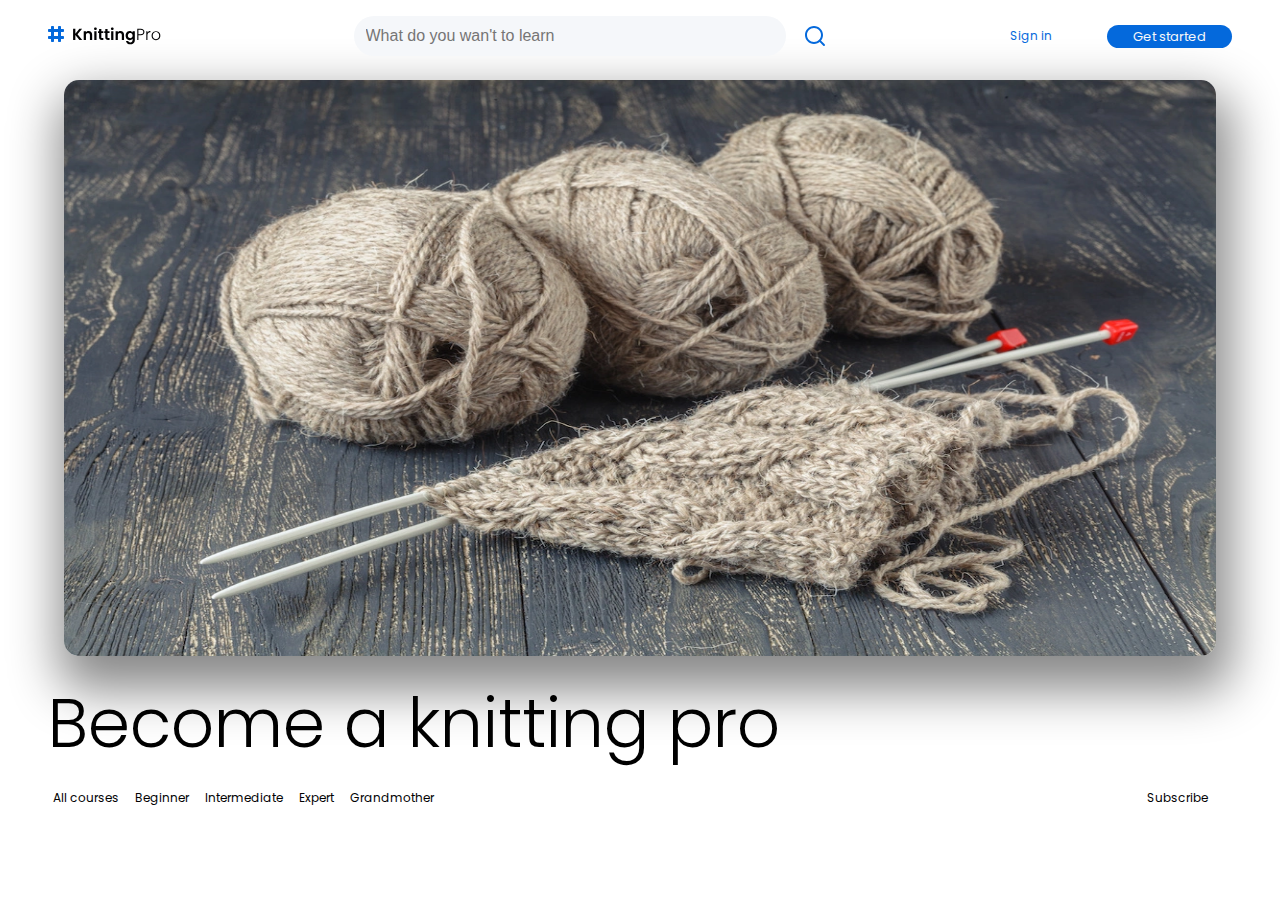
<file: index.html>
<!DOCTYPE html>
<html lang="en">

<head>
  <meta charset="UTF-8">
  <meta name="viewport" content="width=device-width, initial-scale=1.0">
  <title>CSS Demystified | Challenge #3</title>
  <link rel="preconnect" href="https://fonts.googleapis.com">
  <link rel="preconnect" href="https://fonts.gstatic.com" crossorigin>
  <link href="https://fonts.googleapis.com/css2?family=Poppins:wght@300;400;500;700&display=swap" rel="stylesheet">
  <link rel="stylesheet" href="challenge-5.css">

  <script src="navigation.js" defer></script>
</head>

<body>
    <div class="container">
      <div class="top-nav">
        <a href="index.html"><img class="logo-large" src="assets/logo-large.svg" alt="">
                             <img class="logo-small" src="assets/logo-small.svg" alt="">
        </a>
        <form class="search-form">
          <input type="text" id="search" name="search" placeholder="What do you wan't to learn">
        </form>
        
        <img class="search-glass" src="assets/search.svg" alt="search">
        <a class="sign-in" href="#">Sign in</a>
        <a href="courses.html" class="top-button">Get started</a>
      </div>
      <img class="yarn" src="assets/yarn.png" alt="yarn knitting">
      <h1 class="heading-1">Become a knitting pro</h1>
    </div>
    <nav class="bottom-nav">
        <div class="bottom-left-nav">
          <a href="courses.html">All courses</a>
          <a href="#">Beginner</a>
          <a href="#">Intermediate</a>
          <a href="#">Expert</a>
          <a href="#">Grandmother</a>
        </div>
        <a href="#" class="bottom-nav-btn">Subscribe</a>
      </nav>
</body>
</html>
</file>
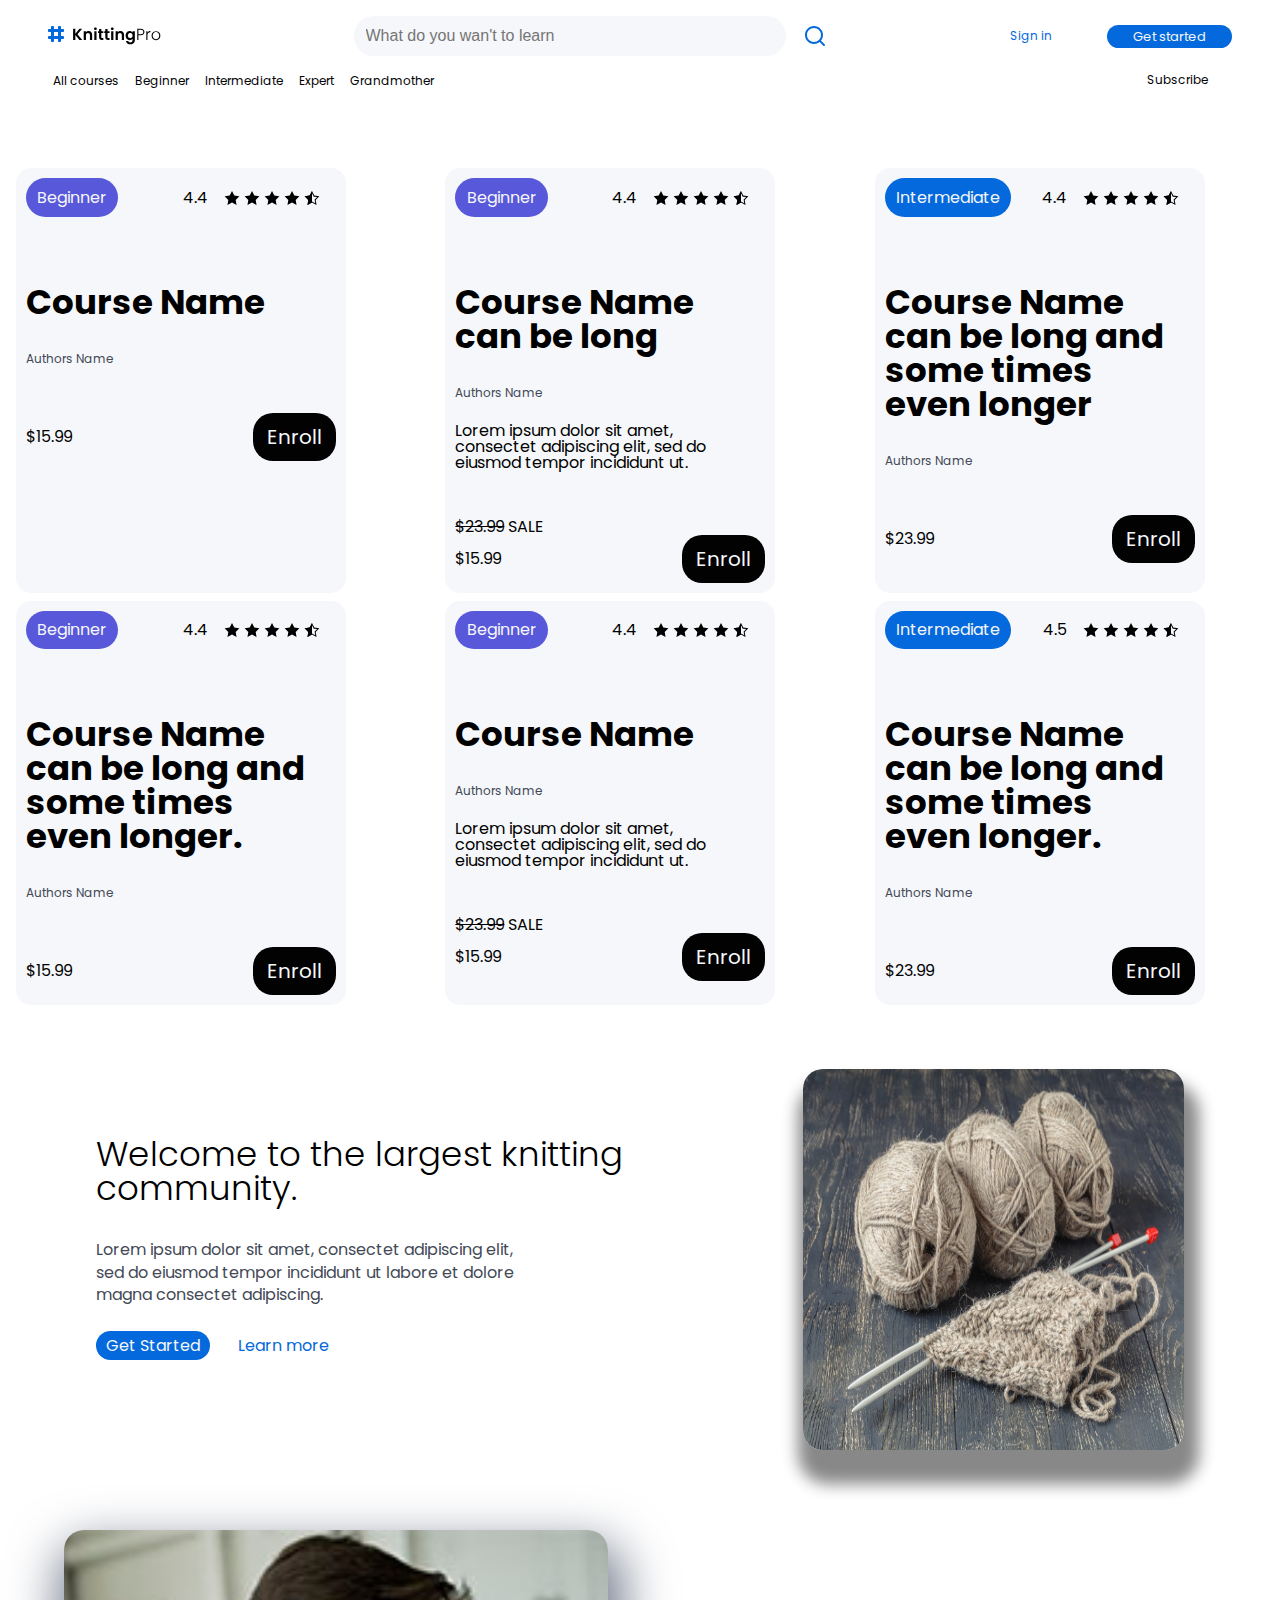
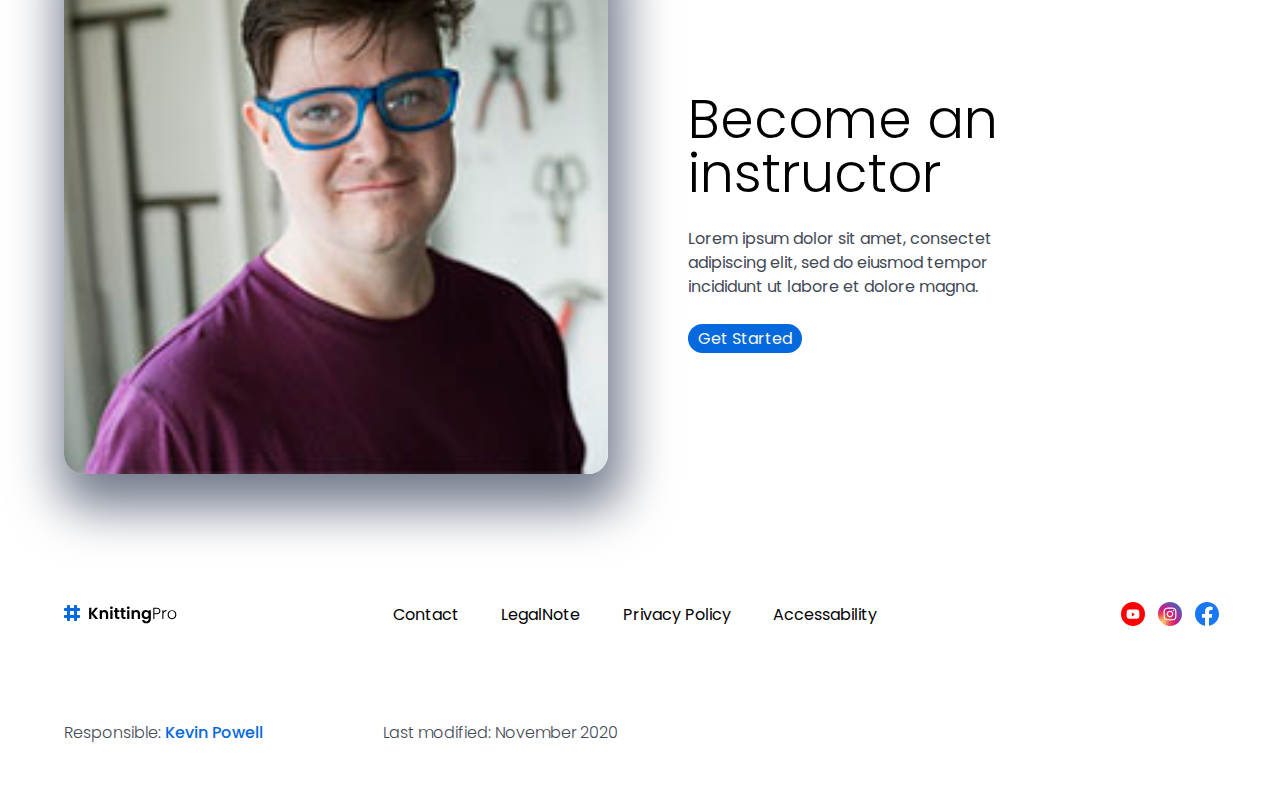
<file: courses.html>
<!DOCTYPE html>
<html lang="en">

<head>
  <meta charset="UTF-8">
  <meta name="viewport" content="width=device-width, initial-scale=1.0">
  <title>CSS Demystified | Challenge #3</title>
  <link rel="preconnect" href="https://fonts.googleapis.com">
  <link rel="preconnect" href="https://fonts.gstatic.com" crossorigin>
  <link href="https://fonts.googleapis.com/css2?family=Poppins:wght@300;400;500;700&display=swap" rel="stylesheet">
  <link rel="stylesheet" href="challenge-5.css">

  <script src="navigation.js" defer></script>
</head>

<body>
    <div class="container">
        <div class="top-nav">
            <a href="index.html"><img class="logo-large" src="assets/logo-large.svg" alt="">
                                 <img class="logo-small" src="assets/logo-small.svg" alt="">
            </a>
            <form class="search-form">
              <input type="text" id="search" name="search" placeholder="What do you wan't to learn">
            </form>
            
            <img class="search-glass" src="assets/search.svg" alt="search">
            <a class="sign-in" href="#">Sign in</a>
            <a href="courses.html" class="top-button">Get started</a>
        </div>    
        <div class="bottom-nav">
            <div> 
              <ul class="bottom-left-nav">
                <li><a href="#">All courses</a></li>
                <li><a href="#">Beginner</a></li>
                <li><a href="#">Intermediate</a></li>
                <li><a href="#">Expert</a></li>
                <li><a href="#">Grandmother</a></li>
              </ul>
            </div>
            <a href="#" class="bottom-nav-btn">Subscribe</a>
          </div>
          <div class="cards">
            <div class="card">
                <div class="course-top-nav">
                    <a href="#" class="beginner">Beginner</a>
                    <div class="top-nav-right">
                        <p>4.4</p>
                        <img src="assets/stars.svg" alt="stars">
                    </div>
                </div>
                <h1>Course Name</h1>
                <p class="author-name">Authors Name</p>
                <p class="description"></p>
                <p class="sale"></p>
                <div class="course-bottom-nav">
                    <p class="price">$15.99</p>
                    <a href="" class="enroll">Enroll</a>
                </div>
            </div>
            <div class="card">
                <div class="course-top-nav">
                    <a href="#" class="beginner">Beginner</a>
                    <div class="top-nav-right">
                        <p>4.4</p>
                        <img src="assets/stars.svg" alt="stars">
                    </div>
                </div>
                <h1>Course Name can be long</h1>
                <p class="author-name">Authors Name</p>
                <p class="description">Lorem ipsum dolor sit amet, consectet 
                    adipiscing elit, sed do eiusmod tempor incididunt ut.</p>
                <p class="sale"><span>$23.99</span> SALE</p>
                <div class="course-bottom-nav">
                    <p class="price">$15.99</p>
                    <a href="" class="enroll">Enroll</a>
                </div>
            </div>
            <div class="card">
                <div class="course-top-nav">
                    <a href="#" class="intermediate">Intermediate</a>
                    <div class="top-nav-right">
                        <p>4.4</p>
                        <img src="assets/stars.svg" alt="stars">
                    </div>
                </div>
                <h1>Course Name can be long and some times even longer</h1>
                <p class="author-name">Authors Name</p>
                <p class="description"></p>
                <p class="sale"></p>
                <div class="course-bottom-nav">
                    <p class="price">$23.99</p>
                    <a href="" class="enroll">Enroll</a>
                </div>
            </div>
            <div class="card">
                <div class="course-top-nav">
                    <a href="#" class="beginner">Beginner</a>
                    <div class="top-nav-right">
                        <p>4.4</p>
                        <img src="assets/stars.svg" alt="stars">
                    </div>
                </div>
                <h1>Course Name can be long and some times even longer.</h1>
                <p class="author-name">Authors Name</p>
                <p class="description"></p>
                <p class="sale"></p>
                <div class="course-bottom-nav">
                    <p class="price">$15.99</p>
                    <a href="" class="enroll">Enroll</a>
                </div>
            </div>
            <div class="card">
                <div class="course-top-nav">
                    <a href="#" class="beginner">Beginner</a>
                    <div class="top-nav-right">
                        <p>4.4</p>
                        <img src="assets/stars.svg" alt="stars">
                    </div>
                </div>
                <h1>Course Name</h1>
                <p class="author-name">Authors Name</p>
                <p class="description">Lorem ipsum dolor sit amet, consectet 
                    adipiscing elit, sed do eiusmod tempor incididunt ut.</p>
                <p class="sale"><span>$23.99</span> SALE</p>
                <div class="course-bottom-nav">
                    <p class="price">$15.99</p>
                    <a href="" class="enroll">Enroll</a>
                </div>
            </div>
            <div class="card">
                <div class="course-top-nav">
                    <a href="#" class="intermediate">Intermediate</a>
                    <div class="top-nav-right">
                        <p>4.5</p>
                        <img src="assets/stars.svg" alt="stars">
                    </div>
                </div>
                <h1>Course Name can be long and some times even longer.</h1>
                <p class="author-name">Authors Name</p>
                <p class="description"></p>
                <p class="sale"></p>
                <div class="course-bottom-nav">
                    <p class="price">$23.99</p>
                    <a href="" class="enroll">Enroll</a>
                </div>
            </div>
          </div>
          <div class="welcome">
            <div class="content">
                <h1 class="welcome-heading">Welcome to the largest knitting 
                    community.</h1>
                <p class="welcome-text">Lorem ipsum dolor sit amet, consectet  
                    adipiscing elit, sed do eiusmod tempor incididunt ut 
                    labore et dolore magna consectet  adipiscing.</p>
                <div class="welcome-buttons">
                    <a href="#" class="welcome-button">Get Started</a>
                    <a href="#" class="welcome-link">Learn more</a>
                </div>
            </div>
            <img src="assets/yarn.png" alt="yarn" class="welcome-image">
          </div>
          <div class="instructor">
            <img src="assets/profile-pic.png" alt="profile picture">
            <div class="instructor-card">
                <h1 class="instructor-heading">Become an instructor</h1>
                <p class="instructor-text">Lorem ipsum dolor sit amet, consectet  
                    adipiscing elit, sed do eiusmod tempor incididunt ut labore et 
                    dolore magna.</p>
                <a href="#" class="welcome-button">Get Started</a>
            </div>
          </div>
          <div class="end-nav">
            <a href="index.html"><img class="logo-lrg" src="assets/logo-large.svg" alt="">
                                 <img class="logo-sml" src="assets/logo-small.svg" alt="">
            </a>
            <div class="business-links">
                <a href="#">Contact</a>    
                <a href="#">LegalNote</a>    
                <a href="#">Privacy Policy</a>    
                <a href="#">Accessability</a>    
            </div>
            <div class="socials">
                <a href="#"><img src="assets/Youtube.svg" alt="youtube"></a>
                <a href="#"><img src="assets/Instagram.svg" alt="instagram"</a>
                <a href=""><img src="assets/facebook.svg" alt="facebook"></a>
            </div>
          </div> 
          <div class="end-note">
            <p>Responsible: <a href="#"><span>Kevin Powell</span></a></p>
            <p>Last modified: November 2020</p>
          </div>     
    </div>
</body>
</html>
</file>
<file: challenge-5.css>
:root {

    /*
    - neutral light (search bar, card bg): #F5F7FA
    - neutral medium (placeholder, light text): #737B8C
    - neutral medium dark (paragraph text): #434956
    - neutral dark (most text): #020203
    - primary (blue elements): #0469DC
    - secondary (purple): #5858DA
    */

    --clr-neutral-light: #F5F7FA;
    --clr-neutral-medium: #737B8C;
    --clr-neutral-medium-dark:  #434956;
    --clr-neutral-dark: #020203;
    --clr-primary: #0469DC;
    --clr-secondary: #5858DA;

    --clr-neutral-300: #A9AFBC;
    --clr-neutral-400: #737B8C;
    --clr-neutral-900: #020203;
    --clr-primary-400: #FF3369;

    /* font-sizes */
    --fs-200: 0.75rem;    /* form lables and other text */
    --fs-300: 1rem;       /* form placeholder */
    --fs-400: 1.25rem;    /* button */
    --fs-500: 1.375rem;   /* title */
    --fs-600: 1.75rem;
    --fs-900: 2.125rem;

    --fw-300: 300;  /* Light */
    --fw-400: 400;  /* Regular */
    --fw-500: 500;  /* Medium */
    --fw-800: 800;  /* Extrabold */
  
    --ff-base: font-family: 'Poppins', sans-serif;
    --ff-accent: "Inter", sans-serif;

    --spacer: 1rem;
  }

  /* reset */
*,
*::before,
*::after {
  box-sizing: border-box;
}

body,
h1,
h2,
h3,
p {
  margin: 0;
}
  
body {
    font-family: 'Poppins', sans-serif;
    line-height: 1.0;
}

.container {
  position: relative;
}

.logo-large {
  grid-area: logolarge;
  margin-right: 0em;
}

.logo-small {
  display: none;
  grid-area: logosmall;
  margin-right: 0em;
}

.search-form {
  grid-area: input;
}

.search-glass {
  grid-area: searchglass;
}

.sign-in {
  grid-area: signin;
  margin-right: 0em;
  margin-left: 0;
  color: var(--clr-primary);
  font-size: var(--fs-200);
  position: absolute;
  left: -2.7em;
  text-decoration: none;
}

input {
  border: none;
  border-radius: 20px;
  background-color: #f5f7fa;
  font-size: var(--fs-300);
  max-width: 30em;
  width: 27em;
  padding: 0.7em;
}

.top-button {
  grid-area: topbutton;
  margin-left: 0;
  margin-right: 0em;
  background-color: var(--clr-primary);
  color: var(--clr-neutral-light);
  border-radius: 15px;
  cursor: pointer;
  border: none;
  padding: 5px 2px 5px 2px;
  text-decoration: none;
  font-size: 13px;
  text-align: center;
}

.top-nav {
  display: grid;
  gap: 1em;
  grid-template-areas: 'logolarge . . input . . searchglass signin topbutton';
  margin-top: 1em;
  margin-left: 3em;
  margin-right: 3em;
  align-items: center;
  position: relative;
}


.search-glass {
  margin-left: -11em;
  cursor: pointer;
}

.top-nav p {
  margin-left: -3em;
}

.yarn {
  display: block;
  max-width: 90%;
  aspect-ratio: 2 / 1;
  border-radius: 15px;
  margin: 1.5em auto;
  box-shadow: 5px 1.5em 50px 10px #888888;
}

.heading-1 {
 margin: 0.5em 0.7em; 
 text-align: left;
 font-size: 68px;
 font-weight: var(--fw-300);
}

.bottom-nav {
  display: flex;
  justify-content: space-between;
  align-items: center;
  margin-left: 3em;
  margin-bottom: 4em;
}

.bottom-nav a {
  text-decoration: none;
  color: var(--clr-neutral-dark);
  font-size: var(--fs-200);
}

.btn-active {
  font-weight: var(--fw-800);
  border-bottom: 3px solid var(--clr-neutral-dark);
  padding-bottom: 9px;
}

.bottom-nav a:hover {
  font-weight: var(--fw-800);
  border-bottom: 3px solid var(--clr-neutral-dark);
  padding-bottom: 9px;
}

.bottom-nav li {
  text-decoration: none;
  list-style: none;
  
}

.bottom-left-nav {
  display: flex;
  gap: 1em;
  margin-left: 1.3em;
  padding-left: 0;
  white-space: nowrap;
 /*  z-index: 10; */
}

.active {
  font-weight: var(--fw-800);
  border-bottom: 3px solid var(--clr-neutral-dark);
  padding-bottom: 9px;
}

.bottom-nav-btn {
  margin-right: 6em;
}

/* media queries for home section */

/* tablet part */
@media (width < 60em) {

  .yarn {
    aspect-ratio: 1 / 1;
  }

  .search-glass {
    margin-left: -6em;
  }

  .top-button {
    /* display: inline-block; */
    margin-right: -0em;
    white-space: nowrap;
  }

  .sign-in {
    left: -3.5em;
  }

  .bottom-nav {
    margin-right: 1.3em;
  }

}

/* extra media query for problem with top-nav at about 50em */

@media (width < 53em) {

  .top-button {
    position: absolute;
    left: -10em;
  }

  .sign-in {
    left: -15em;
  }

  .search-glass {
    margin-left: -12em;
  }

}


/* mobile part */
@media (width < 40em) {

  .yarn {
    margin: 1.5em 1em;
  }

  .top-nav {
    grid-template-areas: 'logosmall . . input . . searchglass topbutton';
    margin-left: 1em;
    justify-items: center;
  }  

  .logo-large {
    display: none;
  }

  .logo-small {
    display: grid;
    grid-area: logosmall;
    margin-right: 0em;
    margin-left: 4em;
    max-height: 20px;
    min-width: 6em;
    position: absolute;
    left: 10em;
  }
  
  .search-form {
    display: none;
  }

  /* over written below in courses section */
  .search-glass {
    position: absolute;
    left: -2em;
    margin-left: -6em;
  }

  .sign-in {
    display: none;
  }
  
  .top-button {
    position: absolute;
    left: -6em;
    padding: 0.5em;
    font-size: 13px;
  }

  .heading-1 {
    font-size: 54px;
    margin-left: 0.25em;
  }

  .bottom-nav {
    margin-left: 0em;
  }

  .bottom-left-nav {
    gap: 0.5em;
    margin-left: -0.5em;
  }

  .bottom-nav-btn {
    display: none;
  }

}

/* courses section */

.cards {
/*  display: flex;
 flex-wrap: wrap; */

 display: grid;
 grid-template-columns: 1fr 1fr 1fr;
 gap: .5em;
 margin: 2em auto 4em auto;
}

.card {
  max-width: 330px;
  min-width: 17em;
  margin-left: var(--spacer);
  background-color: var(--clr-neutral-light);
  border-radius: 15px;
  padding: 10px;
}

.bottom-nav {
  margin-left: 2em;
}

.course-top-nav {
  display: flex;
  justify-content: space-between;
}

.top-nav-right {
  display: flex;
  gap: 1em;
  margin-right: 1em;
  align-items: center;
}

.beginner {
  text-decoration: none;
  background-color: var(--clr-secondary);
  color: var(--clr-neutral-light);
  padding: 0.7em;
  border-radius: 20px;
  font-size: 1em;
  margin-right: 1em;
}

.intermediate {
  text-decoration: none;
  background-color: var(--clr-primary);
  color: var(--clr-neutral-light);
  padding: 0.7em;
  border-radius: 20px;
  font-size: 1em;
  margin-right: 1em;
}

.card h1 {
  margin-top: 2em;
  margin-bottom: 1em;
  font-size: var(--fs-900);
  max-width: 280px;
}

.author-name {
  font-size: 12px;
  color: var(--clr-neutral-medium-dark);
  margin-bottom: 2em;
}

.course-bottom-nav {
  display: flex;
  justify-content: space-between;
  align-items: center;
}

.enroll {
  text-decoration: none;
  background-color: var(--clr-neutral-dark);
  color: var(--clr-neutral-light);
  padding: 0.7em;
  border-radius: 20px;
  font-size: var(--fs-400);
}

.description {
  margin-bottom: 3em;
  max-width: 280px;
}

.sale span {
  text-decoration: line-through;
}

/* media queries for courses section */

/* tablet part */
@media (width < 60em) {

  .bottom-nav-btn {
    margin-right: 2.5em;
  }
  
  .cards {
    grid-template-columns: 1fr 1fr;
    margin: 2em auto 0em auto;
  }

}

/* mobile part */
@media (width < 40em) {

  .top-nav {
    grid-template-areas: 'logosmall . . input . . searchglass topbutton';
    margin-left: 0em;
    justify-items: center;
  }  
 
  .logo-large {
    display: none;
  }

  .logo-small {
    display: grid;
    align-items: center;
    justify-items: center;
    grid-area: logosmall;
    width: 5em;
    position: absolute;
    left: -4em;
  }

  .top-nav {
    margin-bottom: 3em;
    margin-top: 2em;
  }

  .top-button {
    left: -3em;
    white-space: nowrap;
  }

  .search-glass {
    left: 4em;
  }

  .cards {
    grid-template-columns: 1fr;
    margin: 2em auto 0em auto;
  }

}


/* welcome section */

.welcome-image {
  max-width: 35%;
  border-radius: 20px;
  aspect-ratio: 1 / 1;
}

.welcome {
  display: flex;
  gap: 6em;
  margin: 0 6em 5em 6em;
}

.welcome-heading {
  font-size: var(--fs-900);
  font-weight: var(--fw-300);
  margin: 2em 0 1em 0;
}

.welcome-text {
  color: var(--clr-neutral-medium-dark);
  line-height: 1.4;
  margin-bottom: 2em;
  max-width: 28em;
}

.welcome-button {
  text-decoration: none;
  background-color: var(--clr-primary);
  color: var(--clr-neutral-light);
  border-radius: 20px;
  padding: 3px 10px 3px 10px;
  margin-right: 1.5em;
}

.welcome-link {
  text-decoration: none;
  color: var(--clr-primary);
}

.welcome-image {
  box-shadow: 5px 1.5em 16px 10px #888888;
}

/* Welcome section media queris */

@media (width < 60em) {
  .welcome-image {
    width: 320px;
    height: 270px;
    margin-top: 40px;
  }

  .welcome-heading {
    font-size: var(--fs-900);
    font-weight: var(--fw-300);
    margin-bottom: 0.5em;
    margin-top: 1.25em;
  }

  .welcome-text {
    margin-bottom: 1.5em;
  }
  
  .welcome-button {
    margin-bottom: 0;
  }
}

/* mobile part */
@media (width < 40em) {

  .welcome {
    flex-direction: column;
    margin: 0 1em 5em 1em;
  }
  
  .welcome-image {
    order: -1;
    max-width: 272px;
    margin-bottom: -5em;
  }

  .welcome-heading {
    margin-top: 0em;
  }

  .content {
    margin-top: 1em;
    margin-bottom: 0;
    padding: 0;
  }

  .welcome-buttons {
    display: flex;
    flex-direction: column;
    gap: 2em;
  }

  .welcome-button {
    max-width: fit-content;
    padding: 0.8em;
  }


}

/* instructor section */

.instructor {
  display: flex;
  gap: 5em;
  margin: 2em 0 8em 4em;
}

.instructor img {
  max-width: 544px;
  width: 100%;
  border-radius: 20px;
  box-shadow: 5px 1.5em 50px 10px var(--clr-neutral-medium);  
}

.instructor-heading {
  font-size: 54px;
  font-weight: var(--fw-300);
  margin: 3em 0 0.5em 0;
}

.instructor-text {
  margin-bottom: 2em;
  color: var(--clr-neutral-medium-dark);
  line-height: 1.5;
  font-size: var(--fs-300);
  font-weight: var(--fw-400);
}

.instructor-card {
  max-width: 352px;
}

.end-nav {
  display: grid;
  gap: 1em;
  grid-template-areas: 'logolrg . . business-links . . . socials';
  margin-top: 1em;
  margin-left: 4em;
  margin-right: 3em;
  margin-bottom: 6em;
  align-items: center;
}

.logo-lrg {
  grid-area: logolrg;
}

.logo-sml {
  display: none;
}

.socials {
  grid-area: socials;
}

.business-links {
  grid-area: business-links;
  display: flex;
  justify-content: space-evenly;
  gap: 2em;
}

.business-links a {
  text-decoration: none;
  color: var(--clr-neutral-900);
  font-size: var(--fs-300);
}

.socials {
  display: flex;
  justify-content: space-evenly;
}

.end-note {
  display: flex;
  gap: 7.5em;
  margin-left: 4em;
  margin-bottom: 4em;
}

.end-note p {
  font-size: var(--fs-300);
  color: var(--clr-neutral-medium-dark);
  font-weight: var(--fw-300);
}

.end-note p span {
  color: var(--clr-primary);
  font-weight: var(--fw-500);
}

.end-note p a {
  text-decoration: none;
}

/* media queries instructor section */

@media (width < 60em) {

  .instructor-heading {
    margin-top: 0.7em;
  }

  .instructor img {
    max-width: 340px;
    width: 100%;
  }

  .socials {
    gap: 0.5em;
  }
  
}

@media (width < 40em) {

  .instructor {
    flex-direction: column;
    gap: 1.5em;
    margin: 2em 0 10em 1em;
  }

  .end-nav {
    display: flex;
    flex-direction: column;
    justify-content: flex-start;
    align-items: flex-start;
    margin-left: 1.5em;
  }

  .logo-sml {
    display: none;
    /* grid-area: logosml; */
    align-items: center;
    justify-content: flex-start;
    width: 3em;
  }

  .business-links {
    flex-direction: column;
    margin-bottom: 4em;
  }

  .socials {
    gap: 1em;
  }

  .end-nav > a {
    margin-bottom: 4em;
  }

  .end-note {
    flex-direction: column;
    margin-left: 1.5em;
    gap: 2em;
  }
  
}
</file>
